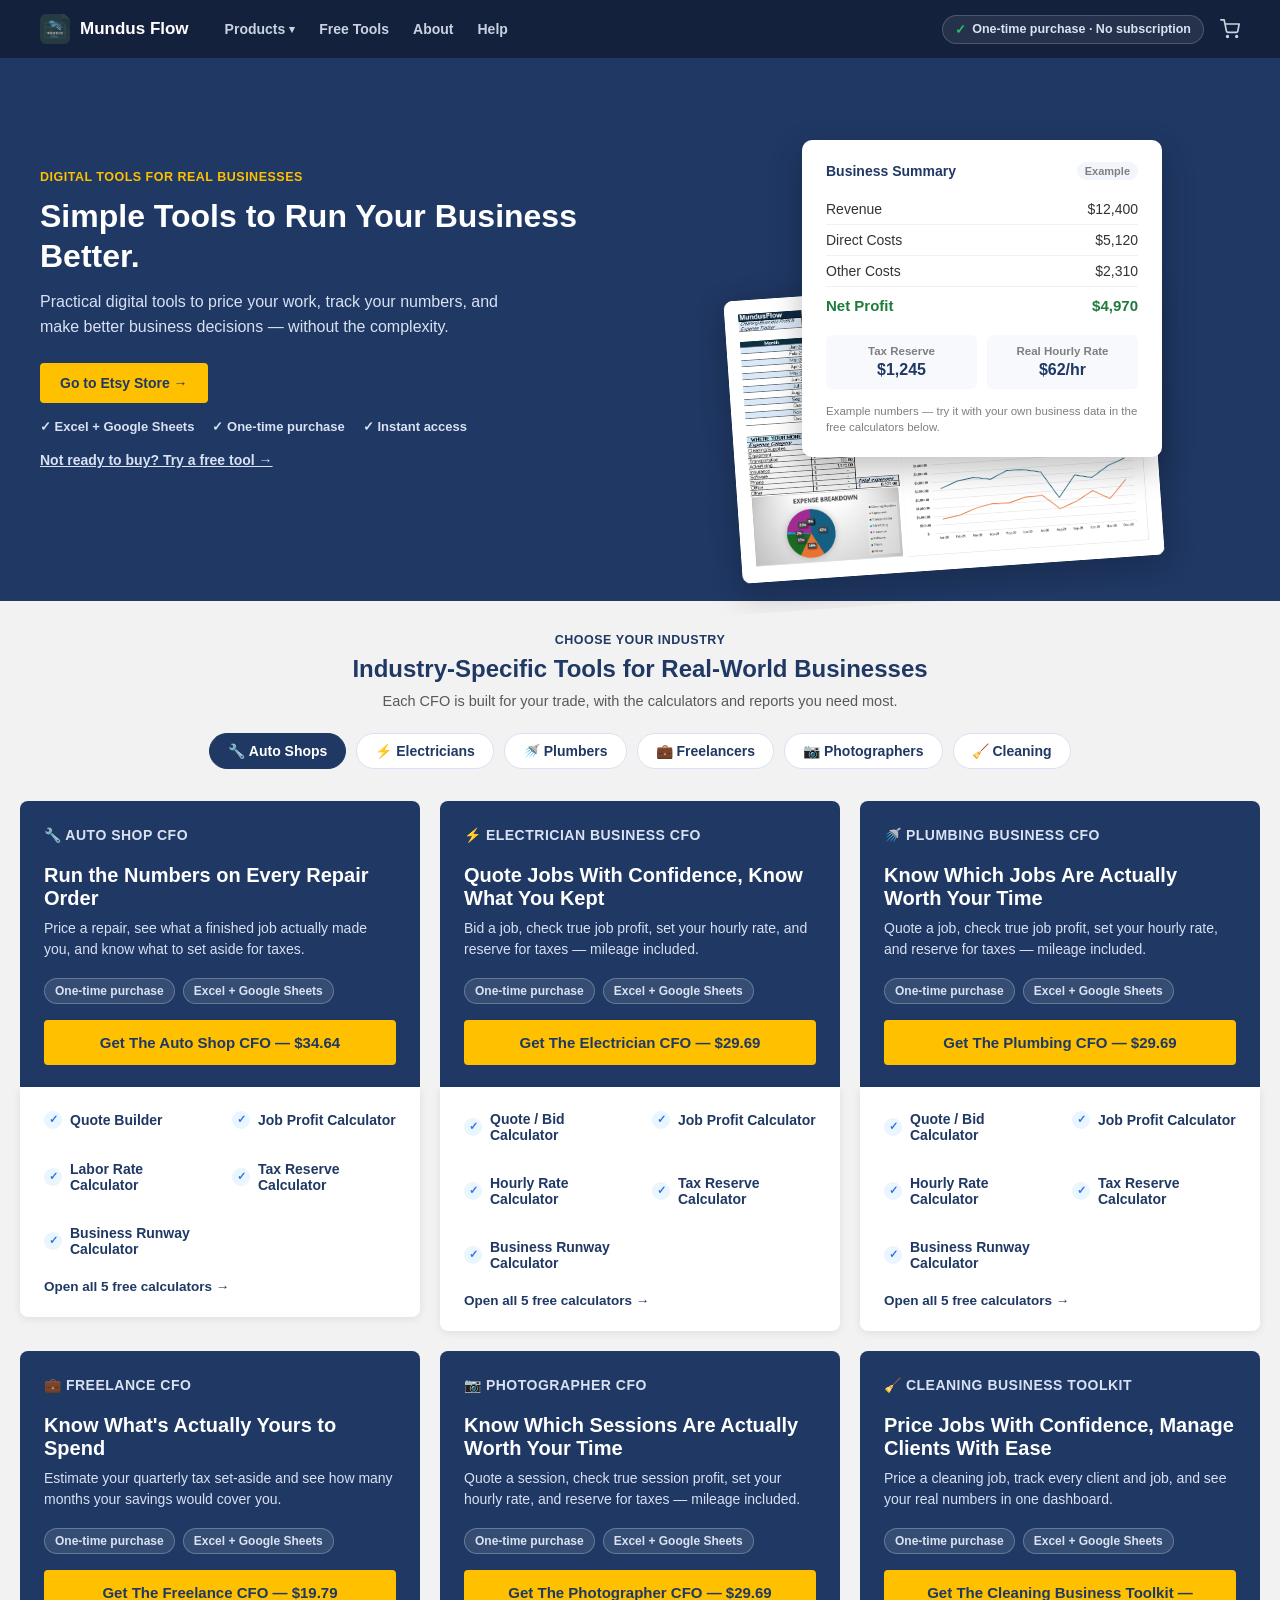
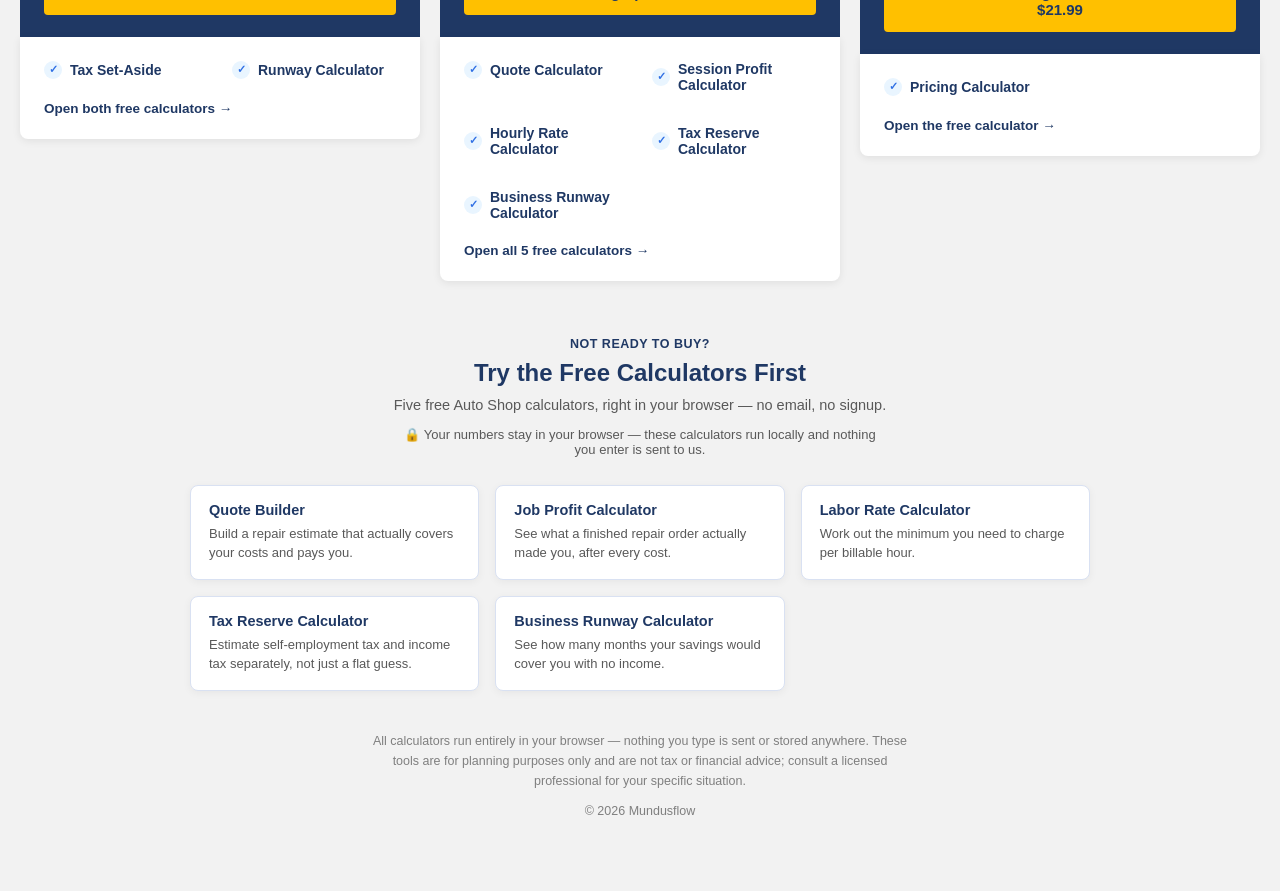
<file: index.html>
<!DOCTYPE html>
<html lang="en">
<head>
  <meta charset="UTF-8">
  <meta name="viewport" content="width=device-width, initial-scale=1.0">
  <title>Mundusflow Digital Tools &mdash; Free Business Calculators</title>

  <!-- Open Graph tags: control how this page looks when shared as a link
       (Slack, iMessage, Facebook, LinkedIn, etc. all read these) -->
  <meta property="og:title" content="Mundusflow Digital Tools">
  <meta property="og:description" content="Free calculators for auto shops, electricians, plumbers, photographers, freelancers, and cleaning businesses &mdash; price jobs, check profit, reserve for taxes, and see your runway. No signup, nothing leaves your browser.">
  <meta property="og:type" content="website">
  <meta property="og:url" content="https://mundusflow.github.io/">

  <link rel="stylesheet" href="style.css?v=12">
</head>
<body>

  <header class="topbar">
    <div class="topbar-inner">
      <a href="https://mundusflow.github.io/" class="topbar-logo">
        <img src="images/mundusflow-logo.png" alt="Mundusflow" class="topbar-logo-img">
        <span class="topbar-logo-text">Mundus Flow</span>
      </a>

      <nav class="topbar-nav">
        <div class="dropdown" id="productsDropdown">
          <button type="button" class="dropdown-toggle" id="productsToggle" aria-expanded="false" aria-haspopup="true">
            Products <span class="caret">&#9662;</span>
          </button>
          <div class="dropdown-menu" id="productsMenu">
            <a href="https://mundusflow.github.io/auto-shop-cfo/">&#128295; Auto Shop CFO</a>
            <a href="https://mundusflow.github.io/electrician-business-cfo/">&#9889; Electrician CFO</a>
            <a href="https://mundusflow.github.io/plumbing-business-cfo/">&#128703; Plumbing CFO</a>
            <a href="https://mundusflow.github.io/freelance-tax-runway-estimator/">&#128188; Freelance CFO</a>
            <a href="https://mundusflow.github.io/photographer-cfo/">&#128247; Photographer CFO</a>
            <a href="https://mundusflow.github.io/cleaning-business-toolkit/">&#129529; Cleaning Business Toolkit</a>
          </div>
        </div>
        <a href="free-tools.html" class="topbar-link">Free Tools</a>
        <a href="about.html" class="topbar-link">About</a>
        <a href="help.html" class="topbar-link">Help</a>
      </nav>

      <div class="topbar-right">
        <span class="topbar-badge"><span class="badge-check">&#10003;</span> One-time purchase &middot; No subscription</span>
        <span class="topbar-cart" aria-hidden="true">
          <svg width="20" height="20" viewBox="0 0 24 24" fill="none" stroke="currentColor" stroke-width="2" stroke-linecap="round" stroke-linejoin="round"><circle cx="9" cy="21" r="1"></circle><circle cx="20" cy="21" r="1"></circle><path d="M1 1h4l2.68 13.39a2 2 0 0 0 2 1.61h9.72a2 2 0 0 0 2-1.61L23 6H6"></path></svg>
        </span>
      </div>
    </div>
  </header>

  <header class="hero">
    <div class="hero-grid">
      <div class="hero-copy">
        <p class="hero-eyebrow">DIGITAL TOOLS FOR REAL BUSINESSES</p>
        <h1>Simple Tools to Run Your Business Better.</h1>
        <p class="subtitle">Practical digital tools to price your work, track your numbers, and make better business decisions &mdash; without the complexity.</p>

        <a href="https://www.etsy.com/shop/MundusFlow" class="cta-button hero-cta" target="_blank" rel="noopener">Go to Etsy Store &rarr;</a>

        <div class="hero-trust-row">
          <span>&#10003; Excel + Google Sheets</span>
          <span>&#10003; One-time purchase</span>
          <span>&#10003; Instant access</span>
        </div>

        <a href="#free-calculators" class="hero-secondary-link">Not ready to buy? Try a free tool &rarr;</a>
      </div>

      <div class="hero-visual">
        <div class="hero-stack">
          <img src="images/hero-stack-1.png?v=3" alt="Real MundusFlow workbook screenshot" class="hero-stack-img hero-stack-img-1">

          <div class="preview-card">
            <p class="preview-card-title">Business Summary <span class="preview-card-tag">Example</span></p>
            <div class="preview-row"><span>Revenue</span><span>$12,400</span></div>
            <div class="preview-row"><span>Direct Costs</span><span>$5,120</span></div>
            <div class="preview-row"><span>Other Costs</span><span>$2,310</span></div>
            <div class="preview-row preview-row-highlight"><span>Net Profit</span><span>$4,970</span></div>

            <div class="preview-stats">
              <div class="preview-stat">
                <p class="preview-stat-label">Tax Reserve</p>
                <p class="preview-stat-value">$1,245</p>
              </div>
              <div class="preview-stat">
                <p class="preview-stat-label">Real Hourly Rate</p>
                <p class="preview-stat-value">$62/hr</p>
              </div>
            </div>

            <p class="preview-card-note">Example numbers &mdash; try it with your own business data in the free calculators below.</p>
          </div>
        </div>
      </div>
    </div>
  </header>

  <div class="page">

    <div class="industry-selector">
      <p class="section-eyebrow">CHOOSE YOUR INDUSTRY</p>
      <h2 class="section-heading">Industry-Specific Tools for Real-World Businesses</h2>
      <p class="section-subheading">Each CFO is built for your trade, with the calculators and reports you need most.</p>

      <div class="industry-pills">
        <a class="industry-pill industry-pill-active" href="https://mundusflow.github.io/auto-shop-cfo/">&#128295; Auto Shops</a>
        <a class="industry-pill" href="https://mundusflow.github.io/electrician-business-cfo/">&#9889; Electricians</a>
        <a class="industry-pill" href="https://mundusflow.github.io/plumbing-business-cfo/">&#128703; Plumbers</a>
        <a class="industry-pill" href="https://mundusflow.github.io/freelance-tax-runway-estimator/">&#128188; Freelancers</a>
        <a class="industry-pill" href="https://mundusflow.github.io/photographer-cfo/">&#128247; Photographers</a>
        <a class="industry-pill" href="https://mundusflow.github.io/cleaning-business-toolkit/">&#129529; Cleaning</a>
      </div>
    </div>

    <div class="niche-grid">

    <section class="niche" id="auto-shop-cfo">
      <div class="niche-banner">
        <p class="niche-eyebrow">&#128295; AUTO SHOP CFO</p>
        <h2>Run the Numbers on Every Repair Order</h2>
        <p>Price a repair, see what a finished job actually made you, and know what to set aside for taxes.</p>
        <div class="niche-meta">
          <span class="niche-badge">One-time purchase</span>
          <span class="niche-badge">Excel + Google Sheets</span>
        </div>
        <a href="https://buy.stripe.com/28E3cufPf3EeeaFfUy8g003" class="cta-button niche-cta" target="_blank" rel="noopener">Get The Auto Shop CFO &mdash; $34.64</a>
      </div>
      <div class="calc-panel">
        <div class="calc-grid">
          <a class="calc-check-item" href="https://mundusflow.github.io/auto-shop-cfo/#quote-builder"><span class="check-icon">&#10003;</span>Quote Builder</a>
          <a class="calc-check-item" href="https://mundusflow.github.io/auto-shop-cfo/#job-profit"><span class="check-icon">&#10003;</span>Job Profit Calculator</a>
          <a class="calc-check-item" href="https://mundusflow.github.io/auto-shop-cfo/#labor-rate"><span class="check-icon">&#10003;</span>Labor Rate Calculator</a>
          <a class="calc-check-item" href="https://mundusflow.github.io/auto-shop-cfo/#tax-reserve"><span class="check-icon">&#10003;</span>Tax Reserve Calculator</a>
          <a class="calc-check-item" href="https://mundusflow.github.io/auto-shop-cfo/#business-runway"><span class="check-icon">&#10003;</span>Business Runway Calculator</a>
        </div>
        <a class="niche-all-link" href="https://mundusflow.github.io/auto-shop-cfo/" target="_blank" rel="noopener">Open all 5 free calculators &rarr;</a>
      </div>
    </section>

    <section class="niche" id="electrician-business-cfo">
      <div class="niche-banner">
        <p class="niche-eyebrow">&#9889; ELECTRICIAN BUSINESS CFO</p>
        <h2>Quote Jobs With Confidence, Know What You Kept</h2>
        <p>Bid a job, check true job profit, set your hourly rate, and reserve for taxes &mdash; mileage included.</p>
        <div class="niche-meta">
          <span class="niche-badge">One-time purchase</span>
          <span class="niche-badge">Excel + Google Sheets</span>
        </div>
        <a href="https://buy.stripe.com/7sY9AS46xeiS4A5gYC8g002" class="cta-button niche-cta" target="_blank" rel="noopener">Get The Electrician CFO &mdash; $29.69</a>
      </div>
      <div class="calc-panel">
        <div class="calc-grid">
          <a class="calc-check-item" href="https://mundusflow.github.io/electrician-business-cfo/#quote-bid"><span class="check-icon">&#10003;</span>Quote / Bid Calculator</a>
          <a class="calc-check-item" href="https://mundusflow.github.io/electrician-business-cfo/#job-profit"><span class="check-icon">&#10003;</span>Job Profit Calculator</a>
          <a class="calc-check-item" href="https://mundusflow.github.io/electrician-business-cfo/#hourly-rate"><span class="check-icon">&#10003;</span>Hourly Rate Calculator</a>
          <a class="calc-check-item" href="https://mundusflow.github.io/electrician-business-cfo/#tax-reserve"><span class="check-icon">&#10003;</span>Tax Reserve Calculator</a>
          <a class="calc-check-item" href="https://mundusflow.github.io/electrician-business-cfo/#business-runway"><span class="check-icon">&#10003;</span>Business Runway Calculator</a>
        </div>
        <a class="niche-all-link" href="https://mundusflow.github.io/electrician-business-cfo/" target="_blank" rel="noopener">Open all 5 free calculators &rarr;</a>
      </div>
    </section>

    <section class="niche" id="plumbing-business-cfo">
      <div class="niche-banner">
        <p class="niche-eyebrow">&#128703; PLUMBING BUSINESS CFO</p>
        <h2>Know Which Jobs Are Actually Worth Your Time</h2>
        <p>Quote a job, check true job profit, set your hourly rate, and reserve for taxes &mdash; mileage included.</p>
        <div class="niche-meta">
          <span class="niche-badge">One-time purchase</span>
          <span class="niche-badge">Excel + Google Sheets</span>
        </div>
        <a href="https://buy.stripe.com/3cIfZg0UlcaKd6B5fU8g004" class="cta-button niche-cta" target="_blank" rel="noopener">Get The Plumbing CFO &mdash; $29.69</a>
      </div>
      <div class="calc-panel">
        <div class="calc-grid">
          <a class="calc-check-item" href="https://mundusflow.github.io/plumbing-business-cfo/#quote-bid"><span class="check-icon">&#10003;</span>Quote / Bid Calculator</a>
          <a class="calc-check-item" href="https://mundusflow.github.io/plumbing-business-cfo/#job-profit"><span class="check-icon">&#10003;</span>Job Profit Calculator</a>
          <a class="calc-check-item" href="https://mundusflow.github.io/plumbing-business-cfo/#hourly-rate"><span class="check-icon">&#10003;</span>Hourly Rate Calculator</a>
          <a class="calc-check-item" href="https://mundusflow.github.io/plumbing-business-cfo/#tax-reserve"><span class="check-icon">&#10003;</span>Tax Reserve Calculator</a>
          <a class="calc-check-item" href="https://mundusflow.github.io/plumbing-business-cfo/#business-runway"><span class="check-icon">&#10003;</span>Business Runway Calculator</a>
        </div>
        <a class="niche-all-link" href="https://mundusflow.github.io/plumbing-business-cfo/" target="_blank" rel="noopener">Open all 5 free calculators &rarr;</a>
      </div>
    </section>

    <section class="niche" id="freelance-cfo">
      <div class="niche-banner">
        <p class="niche-eyebrow">&#128188; FREELANCE CFO</p>
        <h2>Know What's Actually Yours to Spend</h2>
        <p>Estimate your quarterly tax set-aside and see how many months your savings would cover you.</p>
        <div class="niche-meta">
          <span class="niche-badge">One-time purchase</span>
          <span class="niche-badge">Excel + Google Sheets</span>
        </div>
        <a href="https://buy.stripe.com/6oU7sK0Ul2Aa8Ql6jY8g001" class="cta-button niche-cta" target="_blank" rel="noopener">Get The Freelance CFO &mdash; $19.79</a>
      </div>
      <div class="calc-panel">
        <div class="calc-grid">
          <a class="calc-check-item" href="https://mundusflow.github.io/freelance-tax-runway-estimator/#tax-set-aside"><span class="check-icon">&#10003;</span>Tax Set-Aside</a>
          <a class="calc-check-item" href="https://mundusflow.github.io/freelance-tax-runway-estimator/#runway-calculator"><span class="check-icon">&#10003;</span>Runway Calculator</a>
        </div>
        <a class="niche-all-link" href="https://mundusflow.github.io/freelance-tax-runway-estimator/" target="_blank" rel="noopener">Open both free calculators &rarr;</a>
      </div>
    </section>

    <section class="niche" id="photographer-cfo">
      <div class="niche-banner">
        <p class="niche-eyebrow">&#128247; PHOTOGRAPHER CFO</p>
        <h2>Know Which Sessions Are Actually Worth Your Time</h2>
        <p>Quote a session, check true session profit, set your hourly rate, and reserve for taxes &mdash; mileage included.</p>
        <div class="niche-meta">
          <span class="niche-badge">One-time purchase</span>
          <span class="niche-badge">Excel + Google Sheets</span>
        </div>
        <a href="https://buy.stripe.com/3cIdR846xb6GfeJdMq8g005" class="cta-button niche-cta" target="_blank" rel="noopener">Get The Photographer CFO &mdash; $29.69</a>
      </div>
      <div class="calc-panel">
        <div class="calc-grid">
          <a class="calc-check-item" href="https://mundusflow.github.io/photographer-cfo/#quote-calculator"><span class="check-icon">&#10003;</span>Quote Calculator</a>
          <a class="calc-check-item" href="https://mundusflow.github.io/photographer-cfo/#session-profit"><span class="check-icon">&#10003;</span>Session Profit Calculator</a>
          <a class="calc-check-item" href="https://mundusflow.github.io/photographer-cfo/#hourly-rate"><span class="check-icon">&#10003;</span>Hourly Rate Calculator</a>
          <a class="calc-check-item" href="https://mundusflow.github.io/photographer-cfo/#tax-reserve"><span class="check-icon">&#10003;</span>Tax Reserve Calculator</a>
          <a class="calc-check-item" href="https://mundusflow.github.io/photographer-cfo/#business-runway"><span class="check-icon">&#10003;</span>Business Runway Calculator</a>
        </div>
        <a class="niche-all-link" href="https://mundusflow.github.io/photographer-cfo/" target="_blank" rel="noopener">Open all 5 free calculators &rarr;</a>
      </div>
    </section>

    <section class="niche" id="cleaning-business-toolkit">
      <div class="niche-banner">
        <p class="niche-eyebrow">&#129529; CLEANING BUSINESS TOOLKIT</p>
        <h2>Price Jobs With Confidence, Manage Clients With Ease</h2>
        <p>Price a cleaning job, track every client and job, and see your real numbers in one dashboard.</p>
        <div class="niche-meta">
          <span class="niche-badge">One-time purchase</span>
          <span class="niche-badge">Excel + Google Sheets</span>
        </div>
        <a href="https://buy.stripe.com/4gMeVccD3deOeaF5fU8g006" class="cta-button niche-cta" target="_blank" rel="noopener">Get The Cleaning Business Toolkit &mdash; $21.99</a>
      </div>
      <div class="calc-panel">
        <div class="calc-grid">
          <a class="calc-check-item" href="https://mundusflow.github.io/cleaning-business-toolkit/#pricing-calculator"><span class="check-icon">&#10003;</span>Pricing Calculator</a>
        </div>
        <a class="niche-all-link" href="https://mundusflow.github.io/cleaning-business-toolkit/" target="_blank" rel="noopener">Open the free calculator &rarr;</a>
      </div>
    </section>

    </div>

    <div class="free-calculators" id="free-calculators">
      <p class="section-eyebrow">NOT READY TO BUY?</p>
      <h2 class="section-heading">Try the Free Calculators First</h2>
      <p class="section-subheading">Five free Auto Shop calculators, right in your browser &mdash; no email, no signup.</p>
      <p class="privacy-line">&#128274; Your numbers stay in your browser &mdash; these calculators run locally and nothing you enter is sent to us.</p>

      <div class="free-calc-grid">
        <a class="free-calc-item" href="https://mundusflow.github.io/auto-shop-cfo/#quote-builder">
          <p class="free-calc-name">Quote Builder</p>
          <p class="free-calc-desc">Build a repair estimate that actually covers your costs and pays you.</p>
        </a>
        <a class="free-calc-item" href="https://mundusflow.github.io/auto-shop-cfo/#job-profit">
          <p class="free-calc-name">Job Profit Calculator</p>
          <p class="free-calc-desc">See what a finished repair order actually made you, after every cost.</p>
        </a>
        <a class="free-calc-item" href="https://mundusflow.github.io/auto-shop-cfo/#labor-rate">
          <p class="free-calc-name">Labor Rate Calculator</p>
          <p class="free-calc-desc">Work out the minimum you need to charge per billable hour.</p>
        </a>
        <a class="free-calc-item" href="https://mundusflow.github.io/auto-shop-cfo/#tax-reserve">
          <p class="free-calc-name">Tax Reserve Calculator</p>
          <p class="free-calc-desc">Estimate self-employment tax and income tax separately, not just a flat guess.</p>
        </a>
        <a class="free-calc-item" href="https://mundusflow.github.io/auto-shop-cfo/#business-runway">
          <p class="free-calc-name">Business Runway Calculator</p>
          <p class="free-calc-desc">See how many months your savings would cover you with no income.</p>
        </a>
      </div>
    </div>

    <div class="footer">
      <p>All calculators run entirely in your browser &mdash; nothing you type is sent or stored anywhere. These tools are for planning purposes only and are not tax or financial advice; consult a licensed professional for your specific situation.</p>
      <p>&copy; <span id="year"></span> Mundusflow</p>
    </div>

  </div>

  <script>
    document.getElementById('year').textContent = new Date().getFullYear();

    (function () {
      var wrap = document.getElementById('productsDropdown');
      var toggle = document.getElementById('productsToggle');
      if (!wrap || !toggle) return;

      function closeMenu() {
        wrap.classList.remove('open');
        toggle.setAttribute('aria-expanded', 'false');
      }

      toggle.addEventListener('click', function (e) {
        e.stopPropagation();
        var isOpen = wrap.classList.toggle('open');
        toggle.setAttribute('aria-expanded', isOpen ? 'true' : 'false');
      });

      document.addEventListener('click', function (e) {
        if (!wrap.contains(e.target)) closeMenu();
      });

      document.addEventListener('keydown', function (e) {
        if (e.key === 'Escape') closeMenu();
      });
    })();
  </script>
</body>
</html>
</file>
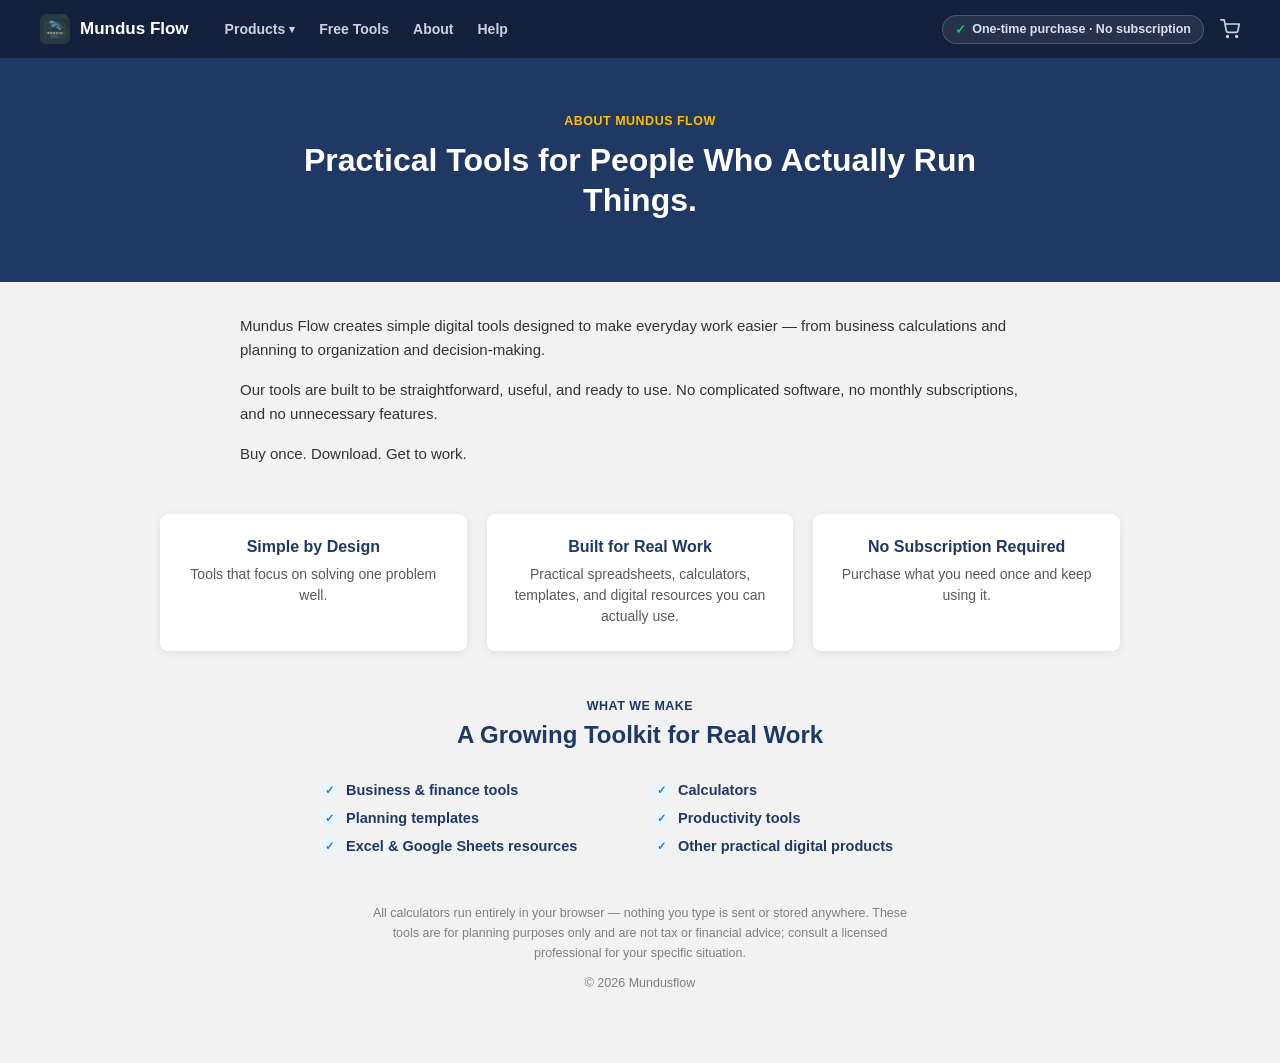
<file: about.html>
<!DOCTYPE html>
<html lang="en">
<head>
  <meta charset="UTF-8">
  <meta name="viewport" content="width=device-width, initial-scale=1.0">
  <title>About Mundus Flow</title>

  <meta property="og:title" content="About Mundus Flow">
  <meta property="og:description" content="Mundus Flow creates simple, practical digital tools for businesses, freelancers, tradespeople, and creators. Buy once, download, get to work.">
  <meta property="og:type" content="website">
  <meta property="og:url" content="https://mundusflow.github.io/about.html">

  <link rel="stylesheet" href="style.css?v=12">
</head>
<body>

  <header class="topbar">
    <div class="topbar-inner">
      <a href="https://mundusflow.github.io/" class="topbar-logo">
        <img src="images/mundusflow-logo.png" alt="Mundusflow" class="topbar-logo-img">
        <span class="topbar-logo-text">Mundus Flow</span>
      </a>

      <nav class="topbar-nav">
        <div class="dropdown" id="productsDropdown">
          <button type="button" class="dropdown-toggle" id="productsToggle" aria-expanded="false" aria-haspopup="true">
            Products <span class="caret">&#9662;</span>
          </button>
          <div class="dropdown-menu" id="productsMenu">
            <a href="https://mundusflow.github.io/auto-shop-cfo/">&#128295; Auto Shop CFO</a>
            <a href="https://mundusflow.github.io/electrician-business-cfo/">&#9889; Electrician CFO</a>
            <a href="https://mundusflow.github.io/plumbing-business-cfo/">&#128703; Plumbing CFO</a>
            <a href="https://mundusflow.github.io/freelance-tax-runway-estimator/">&#128188; Freelance CFO</a>
            <a href="https://mundusflow.github.io/photographer-cfo/">&#128247; Photographer CFO</a>
            <a href="https://mundusflow.github.io/cleaning-business-toolkit/">&#129529; Cleaning Business Toolkit</a>
          </div>
        </div>
        <a href="free-tools.html" class="topbar-link">Free Tools</a>
        <a href="about.html" class="topbar-link">About</a>
        <a href="help.html" class="topbar-link">Help</a>
      </nav>

      <div class="topbar-right">
        <span class="topbar-badge"><span class="badge-check">&#10003;</span> One-time purchase &middot; No subscription</span>
        <span class="topbar-cart" aria-hidden="true">
          <svg width="20" height="20" viewBox="0 0 24 24" fill="none" stroke="currentColor" stroke-width="2" stroke-linecap="round" stroke-linejoin="round"><circle cx="9" cy="21" r="1"></circle><circle cx="20" cy="21" r="1"></circle><path d="M1 1h4l2.68 13.39a2 2 0 0 0 2 1.61h9.72a2 2 0 0 0 2-1.61L23 6H6"></path></svg>
        </span>
      </div>
    </div>
  </header>

  <header class="page-hero">
    <div class="page-hero-inner">
      <p class="hero-eyebrow">ABOUT MUNDUS FLOW</p>
      <h1>Practical Tools for People Who Actually Run Things.</h1>
    </div>
  </header>

  <div class="page">

    <div class="content-section">
      <p>Mundus Flow creates simple digital tools designed to make everyday work easier &mdash; from business calculations and planning to organization and decision-making.</p>
      <p>Our tools are built to be straightforward, useful, and ready to use. No complicated software, no monthly subscriptions, and no unnecessary features.</p>
      <p>Buy once. Download. Get to work.</p>
    </div>

    <div class="feature-grid">
      <div class="feature-card">
        <h3>Simple by Design</h3>
        <p>Tools that focus on solving one problem well.</p>
      </div>
      <div class="feature-card">
        <h3>Built for Real Work</h3>
        <p>Practical spreadsheets, calculators, templates, and digital resources you can actually use.</p>
      </div>
      <div class="feature-card">
        <h3>No Subscription Required</h3>
        <p>Purchase what you need once and keep using it.</p>
      </div>
    </div>

    <div class="industry-selector">
      <p class="section-eyebrow">WHAT WE MAKE</p>
      <h2 class="section-heading">A Growing Toolkit for Real Work</h2>
    </div>

    <div class="make-grid">
      <div class="make-item"><span class="check-icon">&#10003;</span>Business &amp; finance tools</div>
      <div class="make-item"><span class="check-icon">&#10003;</span>Calculators</div>
      <div class="make-item"><span class="check-icon">&#10003;</span>Planning templates</div>
      <div class="make-item"><span class="check-icon">&#10003;</span>Productivity tools</div>
      <div class="make-item"><span class="check-icon">&#10003;</span>Excel &amp; Google Sheets resources</div>
      <div class="make-item"><span class="check-icon">&#10003;</span>Other practical digital products</div>
    </div>

    <div class="footer">
      <p>All calculators run entirely in your browser &mdash; nothing you type is sent or stored anywhere. These tools are for planning purposes only and are not tax or financial advice; consult a licensed professional for your specific situation.</p>
      <p>&copy; <span id="year"></span> Mundusflow</p>
    </div>

  </div>

  <script>
    document.getElementById('year').textContent = new Date().getFullYear();

    (function () {
      var wrap = document.getElementById('productsDropdown');
      var toggle = document.getElementById('productsToggle');
      if (!wrap || !toggle) return;

      function closeMenu() {
        wrap.classList.remove('open');
        toggle.setAttribute('aria-expanded', 'false');
      }

      toggle.addEventListener('click', function (e) {
        e.stopPropagation();
        var isOpen = wrap.classList.toggle('open');
        toggle.setAttribute('aria-expanded', isOpen ? 'true' : 'false');
      });

      document.addEventListener('click', function (e) {
        if (!wrap.contains(e.target)) closeMenu();
      });

      document.addEventListener('keydown', function (e) {
        if (e.key === 'Escape') closeMenu();
      });
    })();
  </script>
</body>
</html>
</file>
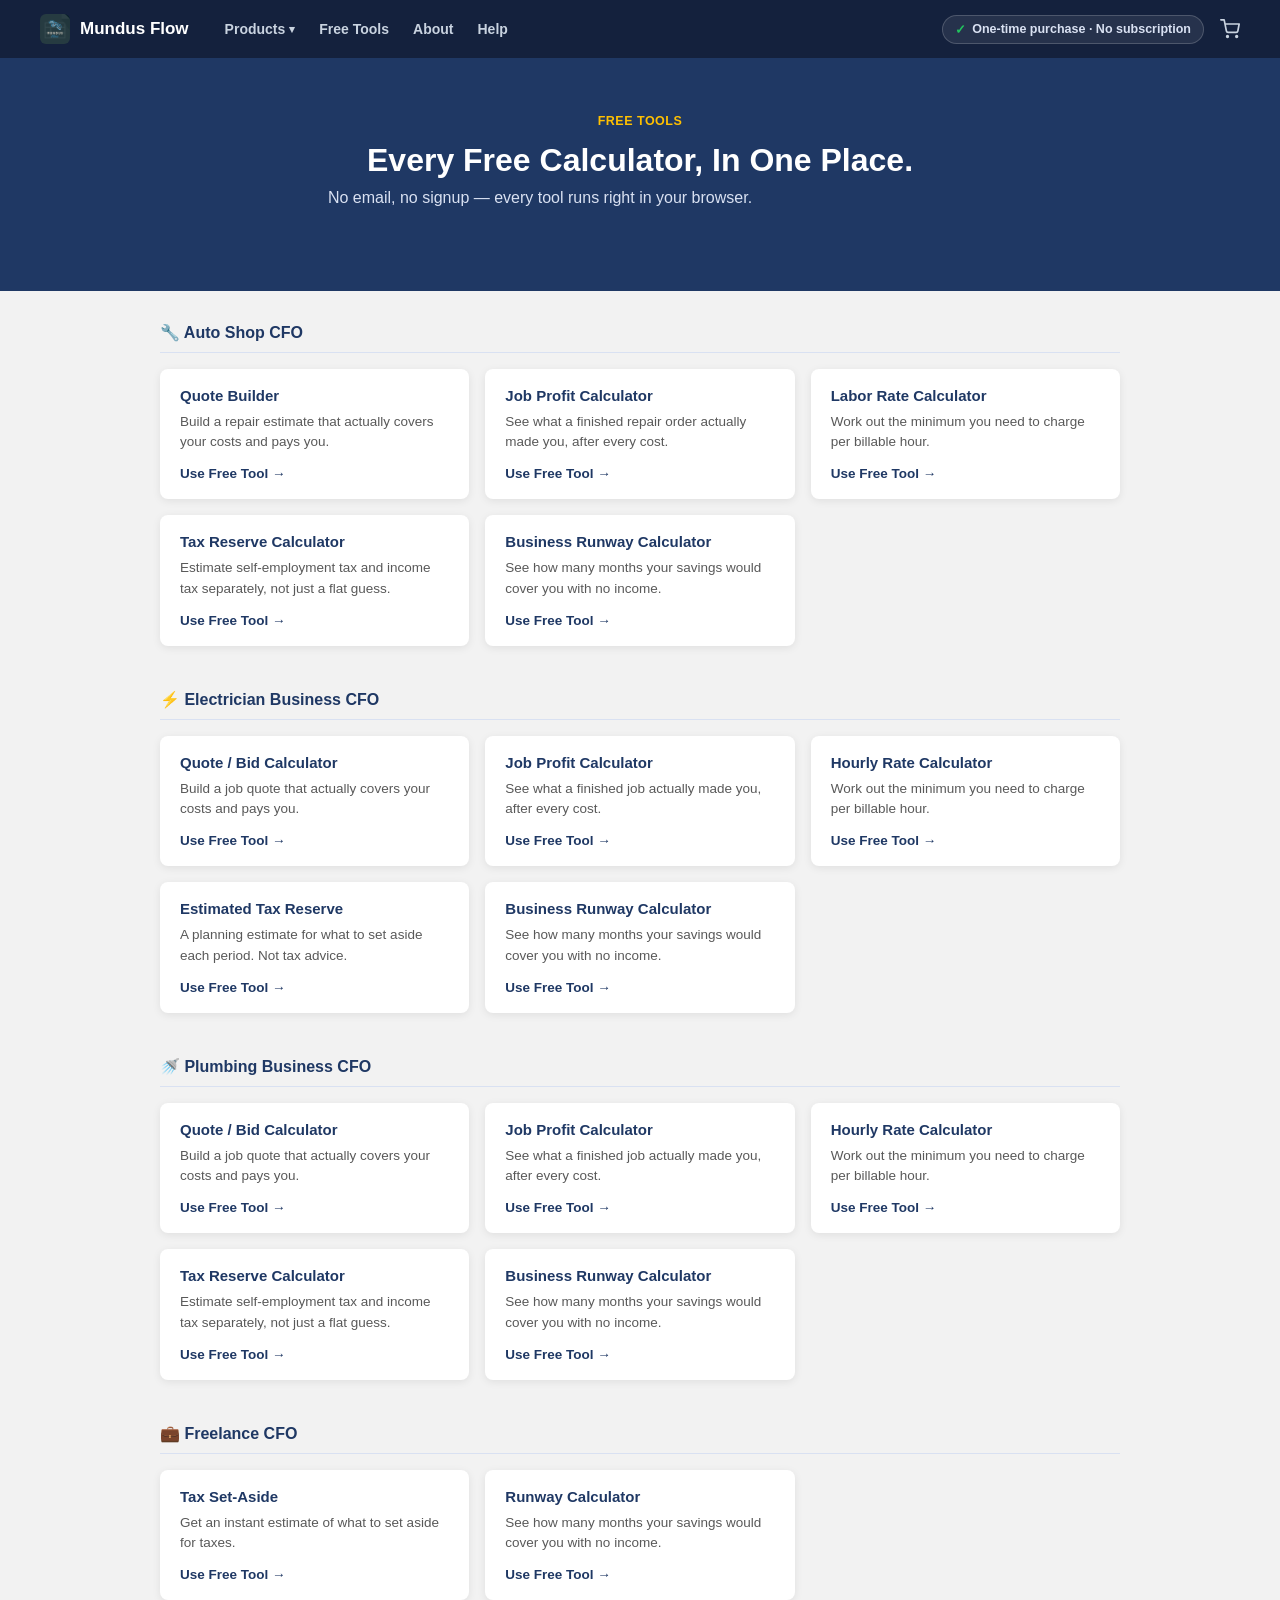
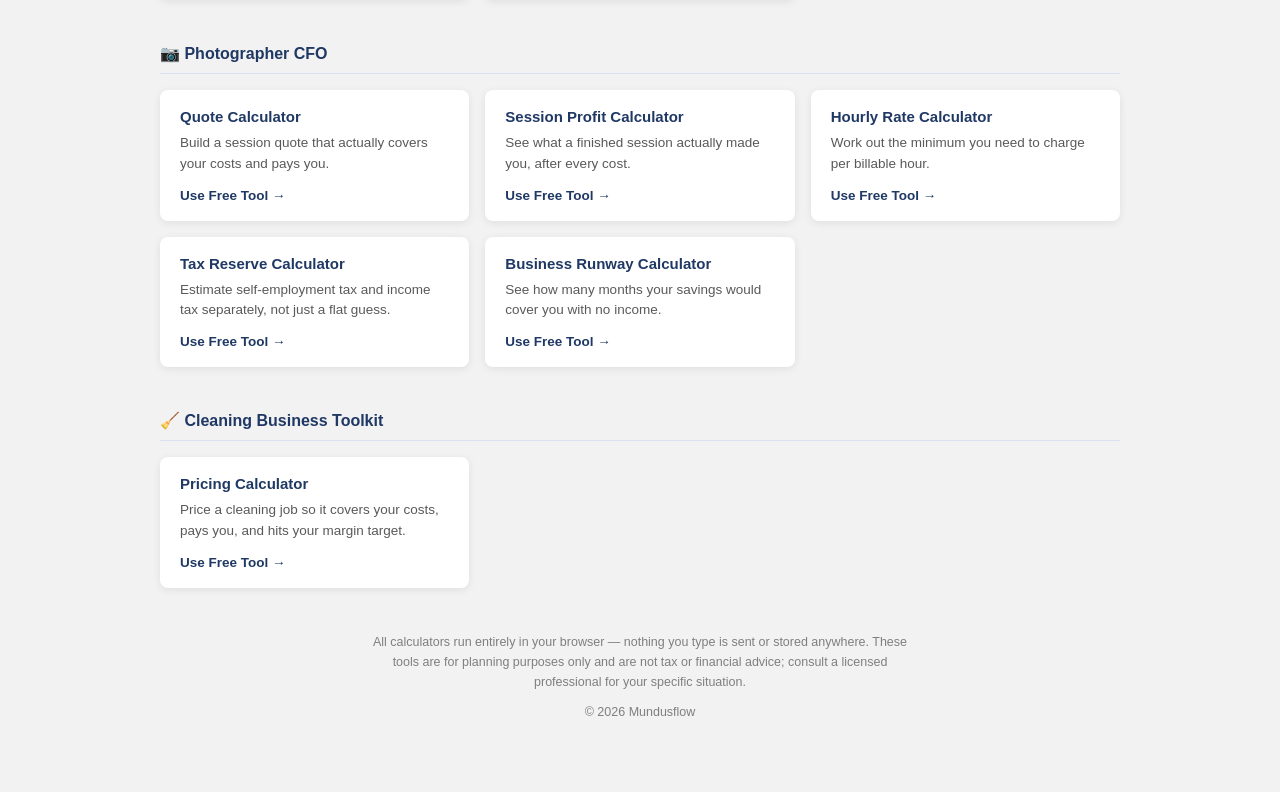
<file: free-tools.html>
<!DOCTYPE html>
<html lang="en">
<head>
  <meta charset="UTF-8">
  <meta name="viewport" content="width=device-width, initial-scale=1.0">
  <title>Free Tools &mdash; Mundus Flow</title>

  <meta property="og:title" content="Free Business Tools from Mundus Flow">
  <meta property="og:description" content="Every free calculator from Mundus Flow in one place &mdash; quoting, job profit, hourly rate, tax reserve, and runway tools for auto shops, electricians, plumbers, freelancers, photographers, and cleaning businesses.">
  <meta property="og:type" content="website">
  <meta property="og:url" content="https://mundusflow.github.io/free-tools.html">

  <link rel="stylesheet" href="style.css?v=12">
</head>
<body>

  <header class="topbar">
    <div class="topbar-inner">
      <a href="https://mundusflow.github.io/" class="topbar-logo">
        <img src="images/mundusflow-logo.png" alt="Mundusflow" class="topbar-logo-img">
        <span class="topbar-logo-text">Mundus Flow</span>
      </a>

      <nav class="topbar-nav">
        <div class="dropdown" id="productsDropdown">
          <button type="button" class="dropdown-toggle" id="productsToggle" aria-expanded="false" aria-haspopup="true">
            Products <span class="caret">&#9662;</span>
          </button>
          <div class="dropdown-menu" id="productsMenu">
            <a href="https://mundusflow.github.io/auto-shop-cfo/">&#128295; Auto Shop CFO</a>
            <a href="https://mundusflow.github.io/electrician-business-cfo/">&#9889; Electrician CFO</a>
            <a href="https://mundusflow.github.io/plumbing-business-cfo/">&#128703; Plumbing CFO</a>
            <a href="https://mundusflow.github.io/freelance-tax-runway-estimator/">&#128188; Freelance CFO</a>
            <a href="https://mundusflow.github.io/photographer-cfo/">&#128247; Photographer CFO</a>
            <a href="https://mundusflow.github.io/cleaning-business-toolkit/">&#129529; Cleaning Business Toolkit</a>
          </div>
        </div>
        <a href="free-tools.html" class="topbar-link">Free Tools</a>
        <a href="about.html" class="topbar-link">About</a>
        <a href="help.html" class="topbar-link">Help</a>
      </nav>

      <div class="topbar-right">
        <span class="topbar-badge"><span class="badge-check">&#10003;</span> One-time purchase &middot; No subscription</span>
        <span class="topbar-cart" aria-hidden="true">
          <svg width="20" height="20" viewBox="0 0 24 24" fill="none" stroke="currentColor" stroke-width="2" stroke-linecap="round" stroke-linejoin="round"><circle cx="9" cy="21" r="1"></circle><circle cx="20" cy="21" r="1"></circle><path d="M1 1h4l2.68 13.39a2 2 0 0 0 2 1.61h9.72a2 2 0 0 0 2-1.61L23 6H6"></path></svg>
        </span>
      </div>
    </div>
  </header>

  <header class="page-hero">
    <div class="page-hero-inner">
      <p class="hero-eyebrow">FREE TOOLS</p>
      <h1>Every Free Calculator, In One Place.</h1>
      <p class="subtitle">No email, no signup &mdash; every tool runs right in your browser.</p>
    </div>
  </header>

  <div class="page">

    <div class="tool-group">
      <p class="tool-group-title">&#128295; Auto Shop CFO</p>
      <div class="tool-card-grid">
        <div class="tool-card">
          <p class="tool-card-name">Quote Builder</p>
          <p class="tool-card-desc">Build a repair estimate that actually covers your costs and pays you.</p>
          <a class="tool-card-link" href="https://mundusflow.github.io/auto-shop-cfo/#quote-builder">Use Free Tool &rarr;</a>
        </div>
        <div class="tool-card">
          <p class="tool-card-name">Job Profit Calculator</p>
          <p class="tool-card-desc">See what a finished repair order actually made you, after every cost.</p>
          <a class="tool-card-link" href="https://mundusflow.github.io/auto-shop-cfo/#job-profit">Use Free Tool &rarr;</a>
        </div>
        <div class="tool-card">
          <p class="tool-card-name">Labor Rate Calculator</p>
          <p class="tool-card-desc">Work out the minimum you need to charge per billable hour.</p>
          <a class="tool-card-link" href="https://mundusflow.github.io/auto-shop-cfo/#labor-rate">Use Free Tool &rarr;</a>
        </div>
        <div class="tool-card">
          <p class="tool-card-name">Tax Reserve Calculator</p>
          <p class="tool-card-desc">Estimate self-employment tax and income tax separately, not just a flat guess.</p>
          <a class="tool-card-link" href="https://mundusflow.github.io/auto-shop-cfo/#tax-reserve">Use Free Tool &rarr;</a>
        </div>
        <div class="tool-card">
          <p class="tool-card-name">Business Runway Calculator</p>
          <p class="tool-card-desc">See how many months your savings would cover you with no income.</p>
          <a class="tool-card-link" href="https://mundusflow.github.io/auto-shop-cfo/#business-runway">Use Free Tool &rarr;</a>
        </div>
      </div>
    </div>

    <div class="tool-group">
      <p class="tool-group-title">&#9889; Electrician Business CFO</p>
      <div class="tool-card-grid">
        <div class="tool-card">
          <p class="tool-card-name">Quote / Bid Calculator</p>
          <p class="tool-card-desc">Build a job quote that actually covers your costs and pays you.</p>
          <a class="tool-card-link" href="https://mundusflow.github.io/electrician-business-cfo/#quote-bid">Use Free Tool &rarr;</a>
        </div>
        <div class="tool-card">
          <p class="tool-card-name">Job Profit Calculator</p>
          <p class="tool-card-desc">See what a finished job actually made you, after every cost.</p>
          <a class="tool-card-link" href="https://mundusflow.github.io/electrician-business-cfo/#job-profit">Use Free Tool &rarr;</a>
        </div>
        <div class="tool-card">
          <p class="tool-card-name">Hourly Rate Calculator</p>
          <p class="tool-card-desc">Work out the minimum you need to charge per billable hour.</p>
          <a class="tool-card-link" href="https://mundusflow.github.io/electrician-business-cfo/#hourly-rate">Use Free Tool &rarr;</a>
        </div>
        <div class="tool-card">
          <p class="tool-card-name">Estimated Tax Reserve</p>
          <p class="tool-card-desc">A planning estimate for what to set aside each period. Not tax advice.</p>
          <a class="tool-card-link" href="https://mundusflow.github.io/electrician-business-cfo/#tax-reserve">Use Free Tool &rarr;</a>
        </div>
        <div class="tool-card">
          <p class="tool-card-name">Business Runway Calculator</p>
          <p class="tool-card-desc">See how many months your savings would cover you with no income.</p>
          <a class="tool-card-link" href="https://mundusflow.github.io/electrician-business-cfo/#business-runway">Use Free Tool &rarr;</a>
        </div>
      </div>
    </div>

    <div class="tool-group">
      <p class="tool-group-title">&#128703; Plumbing Business CFO</p>
      <div class="tool-card-grid">
        <div class="tool-card">
          <p class="tool-card-name">Quote / Bid Calculator</p>
          <p class="tool-card-desc">Build a job quote that actually covers your costs and pays you.</p>
          <a class="tool-card-link" href="https://mundusflow.github.io/plumbing-business-cfo/#quote-bid">Use Free Tool &rarr;</a>
        </div>
        <div class="tool-card">
          <p class="tool-card-name">Job Profit Calculator</p>
          <p class="tool-card-desc">See what a finished job actually made you, after every cost.</p>
          <a class="tool-card-link" href="https://mundusflow.github.io/plumbing-business-cfo/#job-profit">Use Free Tool &rarr;</a>
        </div>
        <div class="tool-card">
          <p class="tool-card-name">Hourly Rate Calculator</p>
          <p class="tool-card-desc">Work out the minimum you need to charge per billable hour.</p>
          <a class="tool-card-link" href="https://mundusflow.github.io/plumbing-business-cfo/#hourly-rate">Use Free Tool &rarr;</a>
        </div>
        <div class="tool-card">
          <p class="tool-card-name">Tax Reserve Calculator</p>
          <p class="tool-card-desc">Estimate self-employment tax and income tax separately, not just a flat guess.</p>
          <a class="tool-card-link" href="https://mundusflow.github.io/plumbing-business-cfo/#tax-reserve">Use Free Tool &rarr;</a>
        </div>
        <div class="tool-card">
          <p class="tool-card-name">Business Runway Calculator</p>
          <p class="tool-card-desc">See how many months your savings would cover you with no income.</p>
          <a class="tool-card-link" href="https://mundusflow.github.io/plumbing-business-cfo/#business-runway">Use Free Tool &rarr;</a>
        </div>
      </div>
    </div>

    <div class="tool-group">
      <p class="tool-group-title">&#128188; Freelance CFO</p>
      <div class="tool-card-grid">
        <div class="tool-card">
          <p class="tool-card-name">Tax Set-Aside</p>
          <p class="tool-card-desc">Get an instant estimate of what to set aside for taxes.</p>
          <a class="tool-card-link" href="https://mundusflow.github.io/freelance-tax-runway-estimator/#tax-set-aside">Use Free Tool &rarr;</a>
        </div>
        <div class="tool-card">
          <p class="tool-card-name">Runway Calculator</p>
          <p class="tool-card-desc">See how many months your savings would cover you with no income.</p>
          <a class="tool-card-link" href="https://mundusflow.github.io/freelance-tax-runway-estimator/#runway-calculator">Use Free Tool &rarr;</a>
        </div>
      </div>
    </div>

    <div class="tool-group">
      <p class="tool-group-title">&#128247; Photographer CFO</p>
      <div class="tool-card-grid">
        <div class="tool-card">
          <p class="tool-card-name">Quote Calculator</p>
          <p class="tool-card-desc">Build a session quote that actually covers your costs and pays you.</p>
          <a class="tool-card-link" href="https://mundusflow.github.io/photographer-cfo/#quote-calculator">Use Free Tool &rarr;</a>
        </div>
        <div class="tool-card">
          <p class="tool-card-name">Session Profit Calculator</p>
          <p class="tool-card-desc">See what a finished session actually made you, after every cost.</p>
          <a class="tool-card-link" href="https://mundusflow.github.io/photographer-cfo/#session-profit">Use Free Tool &rarr;</a>
        </div>
        <div class="tool-card">
          <p class="tool-card-name">Hourly Rate Calculator</p>
          <p class="tool-card-desc">Work out the minimum you need to charge per billable hour.</p>
          <a class="tool-card-link" href="https://mundusflow.github.io/photographer-cfo/#hourly-rate">Use Free Tool &rarr;</a>
        </div>
        <div class="tool-card">
          <p class="tool-card-name">Tax Reserve Calculator</p>
          <p class="tool-card-desc">Estimate self-employment tax and income tax separately, not just a flat guess.</p>
          <a class="tool-card-link" href="https://mundusflow.github.io/photographer-cfo/#tax-reserve">Use Free Tool &rarr;</a>
        </div>
        <div class="tool-card">
          <p class="tool-card-name">Business Runway Calculator</p>
          <p class="tool-card-desc">See how many months your savings would cover you with no income.</p>
          <a class="tool-card-link" href="https://mundusflow.github.io/photographer-cfo/#business-runway">Use Free Tool &rarr;</a>
        </div>
      </div>
    </div>

    <div class="tool-group">
      <p class="tool-group-title">&#129529; Cleaning Business Toolkit</p>
      <div class="tool-card-grid">
        <div class="tool-card">
          <p class="tool-card-name">Pricing Calculator</p>
          <p class="tool-card-desc">Price a cleaning job so it covers your costs, pays you, and hits your margin target.</p>
          <a class="tool-card-link" href="https://mundusflow.github.io/cleaning-business-toolkit/#pricing-calculator">Use Free Tool &rarr;</a>
        </div>
      </div>
    </div>

    <div class="footer">
      <p>All calculators run entirely in your browser &mdash; nothing you type is sent or stored anywhere. These tools are for planning purposes only and are not tax or financial advice; consult a licensed professional for your specific situation.</p>
      <p>&copy; <span id="year"></span> Mundusflow</p>
    </div>

  </div>

  <script>
    document.getElementById('year').textContent = new Date().getFullYear();

    (function () {
      var wrap = document.getElementById('productsDropdown');
      var toggle = document.getElementById('productsToggle');
      if (!wrap || !toggle) return;

      function closeMenu() {
        wrap.classList.remove('open');
        toggle.setAttribute('aria-expanded', 'false');
      }

      toggle.addEventListener('click', function (e) {
        e.stopPropagation();
        var isOpen = wrap.classList.toggle('open');
        toggle.setAttribute('aria-expanded', isOpen ? 'true' : 'false');
      });

      document.addEventListener('click', function (e) {
        if (!wrap.contains(e.target)) closeMenu();
      });

      document.addEventListener('keydown', function (e) {
        if (e.key === 'Escape') closeMenu();
      });
    })();
  </script>
</body>
</html>
</file>
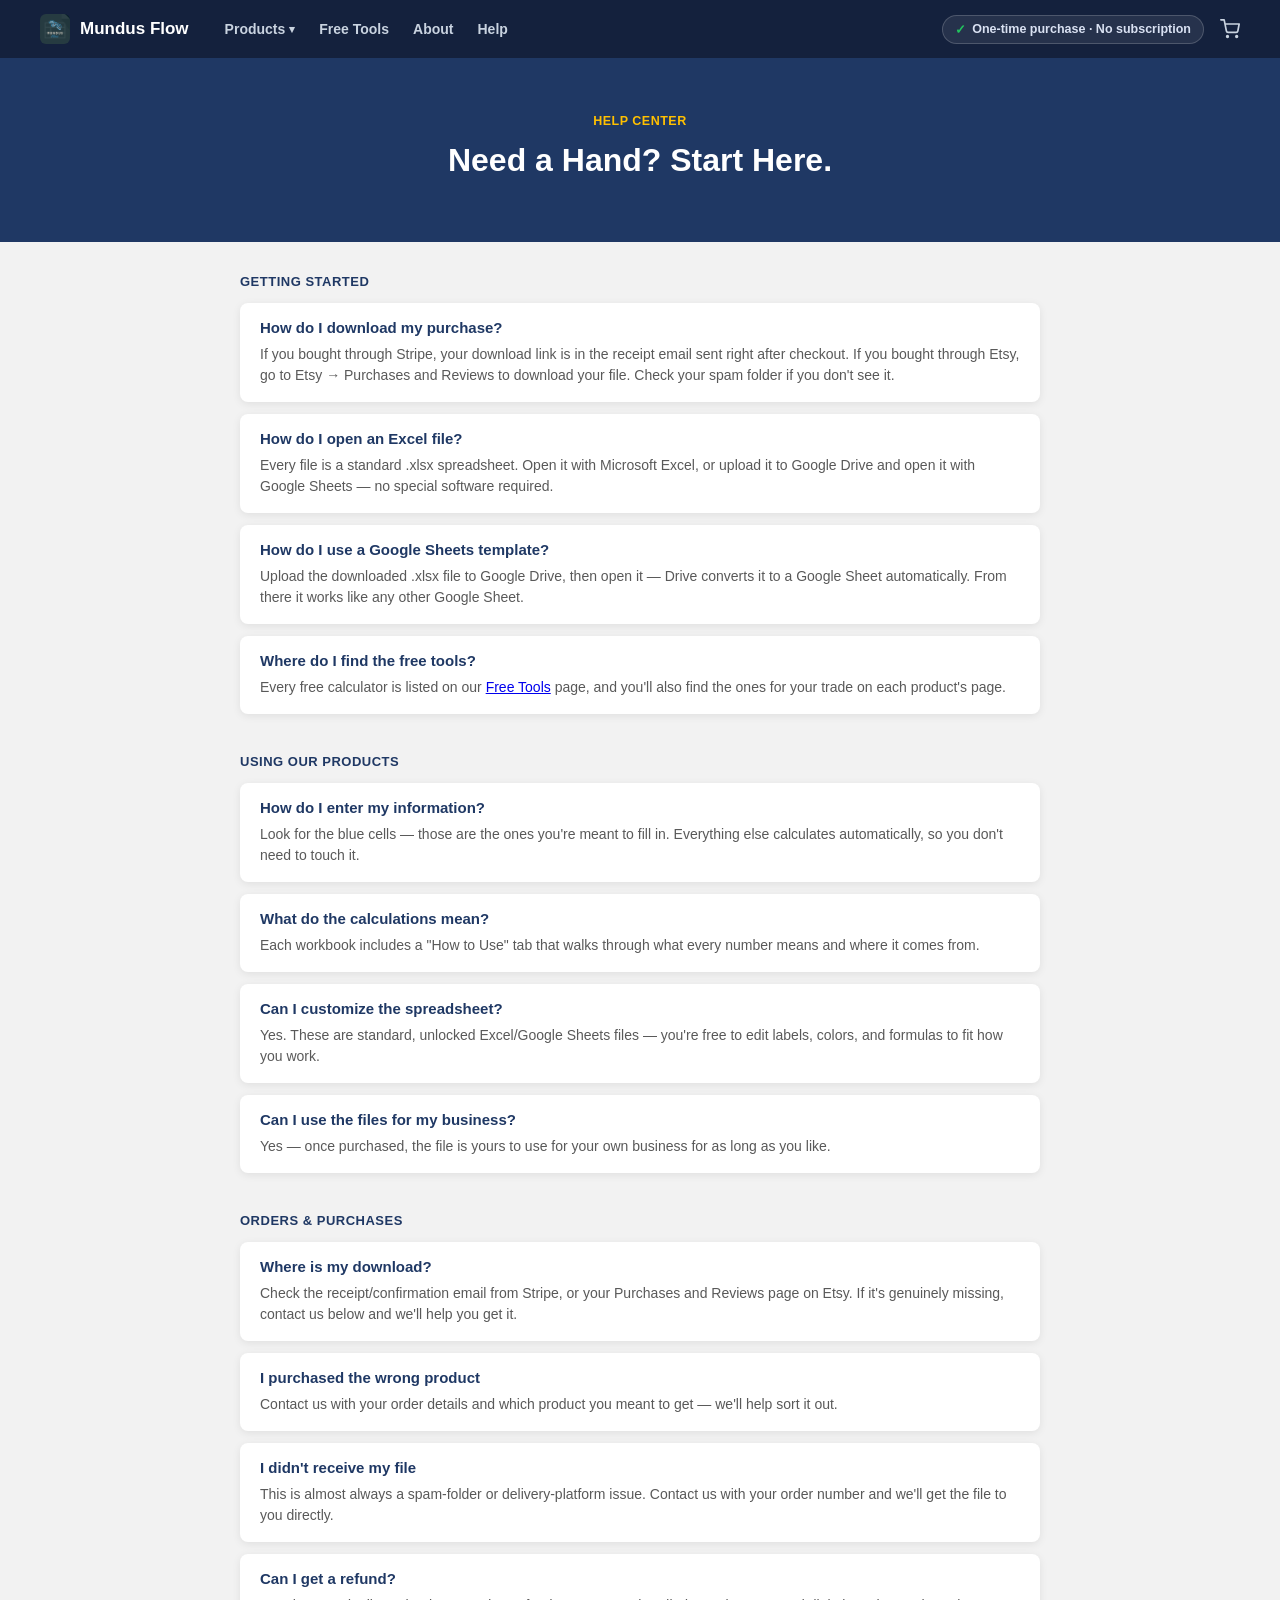
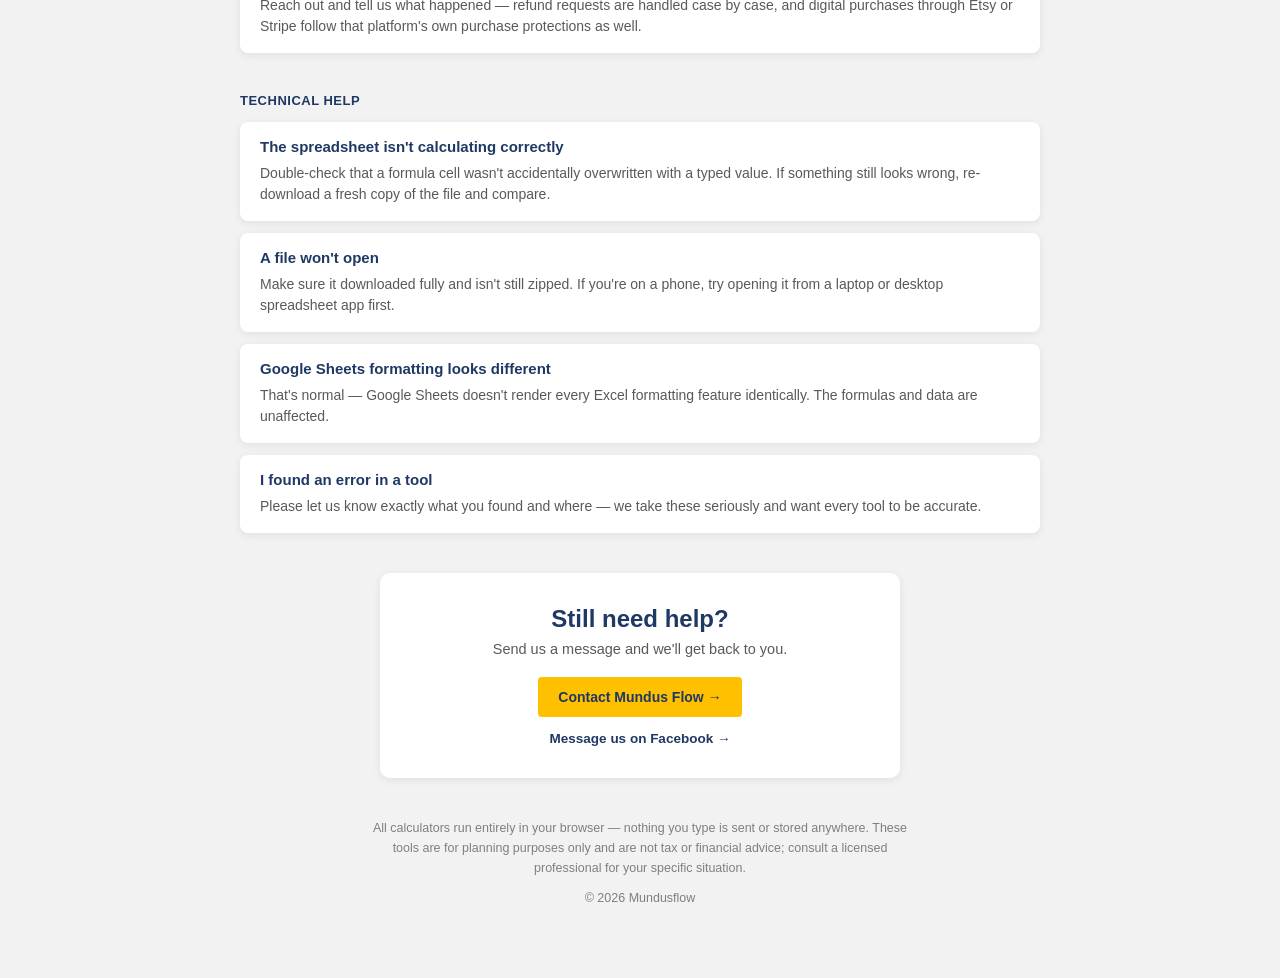
<file: help.html>
<!DOCTYPE html>
<html lang="en">
<head>
  <meta charset="UTF-8">
  <meta name="viewport" content="width=device-width, initial-scale=1.0">
  <title>Help Center &mdash; Mundus Flow</title>

  <meta property="og:title" content="Mundus Flow Help Center">
  <meta property="og:description" content="Answers about downloading your purchase, using Excel and Google Sheets templates, orders, and troubleshooting.">
  <meta property="og:type" content="website">
  <meta property="og:url" content="https://mundusflow.github.io/help.html">

  <link rel="stylesheet" href="style.css?v=12">
</head>
<body>

  <header class="topbar">
    <div class="topbar-inner">
      <a href="https://mundusflow.github.io/" class="topbar-logo">
        <img src="images/mundusflow-logo.png" alt="Mundusflow" class="topbar-logo-img">
        <span class="topbar-logo-text">Mundus Flow</span>
      </a>

      <nav class="topbar-nav">
        <div class="dropdown" id="productsDropdown">
          <button type="button" class="dropdown-toggle" id="productsToggle" aria-expanded="false" aria-haspopup="true">
            Products <span class="caret">&#9662;</span>
          </button>
          <div class="dropdown-menu" id="productsMenu">
            <a href="https://mundusflow.github.io/auto-shop-cfo/">&#128295; Auto Shop CFO</a>
            <a href="https://mundusflow.github.io/electrician-business-cfo/">&#9889; Electrician CFO</a>
            <a href="https://mundusflow.github.io/plumbing-business-cfo/">&#128703; Plumbing CFO</a>
            <a href="https://mundusflow.github.io/freelance-tax-runway-estimator/">&#128188; Freelance CFO</a>
            <a href="https://mundusflow.github.io/photographer-cfo/">&#128247; Photographer CFO</a>
            <a href="https://mundusflow.github.io/cleaning-business-toolkit/">&#129529; Cleaning Business Toolkit</a>
          </div>
        </div>
        <a href="free-tools.html" class="topbar-link">Free Tools</a>
        <a href="about.html" class="topbar-link">About</a>
        <a href="help.html" class="topbar-link">Help</a>
      </nav>

      <div class="topbar-right">
        <span class="topbar-badge"><span class="badge-check">&#10003;</span> One-time purchase &middot; No subscription</span>
        <span class="topbar-cart" aria-hidden="true">
          <svg width="20" height="20" viewBox="0 0 24 24" fill="none" stroke="currentColor" stroke-width="2" stroke-linecap="round" stroke-linejoin="round"><circle cx="9" cy="21" r="1"></circle><circle cx="20" cy="21" r="1"></circle><path d="M1 1h4l2.68 13.39a2 2 0 0 0 2 1.61h9.72a2 2 0 0 0 2-1.61L23 6H6"></path></svg>
        </span>
      </div>
    </div>
  </header>

  <header class="page-hero">
    <div class="page-hero-inner">
      <p class="hero-eyebrow">HELP CENTER</p>
      <h1>Need a Hand? Start Here.</h1>
    </div>
  </header>

  <div class="page">

    <div class="faq-section">
      <p class="faq-section-title">GETTING STARTED</p>

      <div class="faq-item">
        <h3>How do I download my purchase?</h3>
        <p>If you bought through Stripe, your download link is in the receipt email sent right after checkout. If you bought through Etsy, go to Etsy &rarr; Purchases and Reviews to download your file. Check your spam folder if you don't see it.</p>
      </div>

      <div class="faq-item">
        <h3>How do I open an Excel file?</h3>
        <p>Every file is a standard .xlsx spreadsheet. Open it with Microsoft Excel, or upload it to Google Drive and open it with Google Sheets &mdash; no special software required.</p>
      </div>

      <div class="faq-item">
        <h3>How do I use a Google Sheets template?</h3>
        <p>Upload the downloaded .xlsx file to Google Drive, then open it &mdash; Drive converts it to a Google Sheet automatically. From there it works like any other Google Sheet.</p>
      </div>

      <div class="faq-item">
        <h3>Where do I find the free tools?</h3>
        <p>Every free calculator is listed on our <a href="free-tools.html">Free Tools</a> page, and you'll also find the ones for your trade on each product's page.</p>
      </div>
    </div>

    <div class="faq-section">
      <p class="faq-section-title">USING OUR PRODUCTS</p>

      <div class="faq-item">
        <h3>How do I enter my information?</h3>
        <p>Look for the blue cells &mdash; those are the ones you're meant to fill in. Everything else calculates automatically, so you don't need to touch it.</p>
      </div>

      <div class="faq-item">
        <h3>What do the calculations mean?</h3>
        <p>Each workbook includes a "How to Use" tab that walks through what every number means and where it comes from.</p>
      </div>

      <div class="faq-item">
        <h3>Can I customize the spreadsheet?</h3>
        <p>Yes. These are standard, unlocked Excel/Google Sheets files &mdash; you're free to edit labels, colors, and formulas to fit how you work.</p>
      </div>

      <div class="faq-item">
        <h3>Can I use the files for my business?</h3>
        <p>Yes &mdash; once purchased, the file is yours to use for your own business for as long as you like.</p>
      </div>
    </div>

    <div class="faq-section">
      <p class="faq-section-title">ORDERS &amp; PURCHASES</p>

      <div class="faq-item">
        <h3>Where is my download?</h3>
        <p>Check the receipt/confirmation email from Stripe, or your Purchases and Reviews page on Etsy. If it's genuinely missing, contact us below and we'll help you get it.</p>
      </div>

      <div class="faq-item">
        <h3>I purchased the wrong product</h3>
        <p>Contact us with your order details and which product you meant to get &mdash; we'll help sort it out.</p>
      </div>

      <div class="faq-item">
        <h3>I didn't receive my file</h3>
        <p>This is almost always a spam-folder or delivery-platform issue. Contact us with your order number and we'll get the file to you directly.</p>
      </div>

      <div class="faq-item">
        <h3>Can I get a refund?</h3>
        <p>Reach out and tell us what happened &mdash; refund requests are handled case by case, and digital purchases through Etsy or Stripe follow that platform's own purchase protections as well.</p>
      </div>
    </div>

    <div class="faq-section">
      <p class="faq-section-title">TECHNICAL HELP</p>

      <div class="faq-item">
        <h3>The spreadsheet isn't calculating correctly</h3>
        <p>Double-check that a formula cell wasn't accidentally overwritten with a typed value. If something still looks wrong, re-download a fresh copy of the file and compare.</p>
      </div>

      <div class="faq-item">
        <h3>A file won't open</h3>
        <p>Make sure it downloaded fully and isn't still zipped. If you're on a phone, try opening it from a laptop or desktop spreadsheet app first.</p>
      </div>

      <div class="faq-item">
        <h3>Google Sheets formatting looks different</h3>
        <p>That's normal &mdash; Google Sheets doesn't render every Excel formatting feature identically. The formulas and data are unaffected.</p>
      </div>

      <div class="faq-item">
        <h3>I found an error in a tool</h3>
        <p>Please let us know exactly what you found and where &mdash; we take these seriously and want every tool to be accurate.</p>
      </div>
    </div>

    <div class="contact-cta">
      <h2>Still need help?</h2>
      <p>Send us a message and we'll get back to you.</p>
      <a href="https://www.etsy.com/shop/MundusFlow" class="cta-button" target="_blank" rel="noopener">Contact Mundus Flow &rarr;</a>
      <p class="contact-cta-alt"><a href="https://www.facebook.com/profile.php?id=61593682521428" target="_blank" rel="noopener">Message us on Facebook &rarr;</a></p>
    </div>

    <div class="footer">
      <p>All calculators run entirely in your browser &mdash; nothing you type is sent or stored anywhere. These tools are for planning purposes only and are not tax or financial advice; consult a licensed professional for your specific situation.</p>
      <p>&copy; <span id="year"></span> Mundusflow</p>
    </div>

  </div>

  <script>
    document.getElementById('year').textContent = new Date().getFullYear();

    (function () {
      var wrap = document.getElementById('productsDropdown');
      var toggle = document.getElementById('productsToggle');
      if (!wrap || !toggle) return;

      function closeMenu() {
        wrap.classList.remove('open');
        toggle.setAttribute('aria-expanded', 'false');
      }

      toggle.addEventListener('click', function (e) {
        e.stopPropagation();
        var isOpen = wrap.classList.toggle('open');
        toggle.setAttribute('aria-expanded', isOpen ? 'true' : 'false');
      });

      document.addEventListener('click', function (e) {
        if (!wrap.contains(e.target)) closeMenu();
      });

      document.addEventListener('keydown', function (e) {
        if (e.key === 'Escape') closeMenu();
      });
    })();
  </script>
</body>
</html>
</file>
<file: style.css>
* {
  box-sizing: border-box;
}

body {
  margin: 0;
  font-family: Arial, Helvetica, sans-serif;
  background-color: #F2F2F2;
  color: #1A1A1A;
  overflow-x: hidden;
}

.page {
  padding: 32px 20px 60px 20px;
}

.topbar {
  background-color: #14213D;
  padding: 14px 24px;
}

.topbar-inner {
  max-width: 1200px;
  margin: 0 auto;
  display: flex;
  align-items: center;
  justify-content: flex-start;
  gap: 36px;
  flex-wrap: wrap;
}

.topbar-logo {
  display: flex;
  align-items: center;
  gap: 10px;
  text-decoration: none;
}

.topbar-logo-img {
  height: 30px;
  width: 30px;
  display: block;
  border-radius: 6px;
}

.topbar-logo-text {
  color: #FFFFFF;
  font-weight: bold;
  font-size: 17px;
}

.topbar-nav {
  display: flex;
  align-items: center;
  gap: 24px;
}

.topbar-link {
  color: #C9D3E0;
  text-decoration: none;
  font-size: 14px;
  font-weight: bold;
}

.topbar-link:hover {
  color: #FFFFFF;
}

.dropdown {
  position: relative;
}

.dropdown-toggle {
  background: none;
  border: none;
  color: #C9D3E0;
  font-size: 14px;
  font-weight: bold;
  font-family: inherit;
  cursor: pointer;
  display: flex;
  align-items: center;
  gap: 4px;
  padding: 0;
}

.dropdown-toggle:hover {
  color: #FFFFFF;
}

.dropdown .caret {
  font-size: 11px;
  transition: transform 0.15s ease;
}

.dropdown.open .caret {
  transform: rotate(180deg);
}

.dropdown-menu {
  display: none;
  position: absolute;
  top: calc(100% + 14px);
  left: 0;
  background-color: #FFFFFF;
  border-radius: 8px;
  box-shadow: 0 8px 24px rgba(0, 0, 0, 0.18);
  padding: 8px;
  min-width: 220px;
  z-index: 20;
}

.dropdown.open .dropdown-menu {
  display: block;
}

.dropdown-menu a {
  display: block;
  padding: 9px 12px;
  color: #1F3864;
  font-size: 14px;
  font-weight: bold;
  text-decoration: none;
  border-radius: 6px;
  white-space: nowrap;
}

.dropdown-menu a:hover {
  background-color: #F2F5FB;
}

.topbar-right {
  display: flex;
  align-items: center;
  gap: 16px;
  margin-left: auto;
}

.topbar-badge {
  display: inline-flex;
  align-items: center;
  gap: 6px;
  background-color: rgba(255, 255, 255, 0.08);
  border: 1px solid rgba(255, 255, 255, 0.18);
  color: #D9E1F2;
  font-size: 12.5px;
  font-weight: bold;
  padding: 6px 12px;
  border-radius: 20px;
  white-space: nowrap;
}

.badge-check {
  color: #22C55E;
}

.topbar-cart {
  color: #C9D3E0;
  display: flex;
  align-items: center;
}

@media (max-width: 720px) {
  .topbar-badge {
    display: none;
  }
}

@media (max-width: 560px) {
  .topbar-link {
    display: none;
  }
}

.hero {
  background-color: #1F3864;
  padding: 48px 24px 68px 24px;
}

.hero-grid {
  max-width: 1200px;
  margin: 0 auto;
  display: grid;
  grid-template-columns: 1fr 1fr;
  align-items: center;
  gap: 48px;
}

.hero-eyebrow {
  margin: 0 0 12px 0;
  font-size: 12.5px;
  font-weight: bold;
  letter-spacing: 0.5px;
  color: #FFC000;
}

h1 {
  color: #FFFFFF;
  font-size: 32px;
  line-height: 1.25;
  margin: 0 0 14px 0;
}

.subtitle {
  color: #D9E1F2;
  font-size: 16px;
  line-height: 1.55;
  margin: 0 0 24px 0;
  max-width: 480px;
}

.hero-cta {
  font-size: 15px;
  padding: 14px 24px;
}

.hero-trust-row {
  display: flex;
  flex-wrap: wrap;
  gap: 8px 18px;
  margin: 16px 0 0 0;
}

.hero-trust-row span {
  color: #D9E1F2;
  font-size: 13px;
  font-weight: bold;
}

.hero-secondary-link {
  display: inline-block;
  margin-top: 18px;
  color: #D9E1F2;
  font-size: 14px;
  font-weight: bold;
  text-decoration: underline;
}

.hero-secondary-link:hover {
  color: #FFFFFF;
}

.hero-visual {
  display: flex;
  justify-content: center;
}

.hero-stack {
  position: relative;
  width: 100%;
  max-width: 440px;
  padding: 34px 10px 76px 20px;
}

.hero-stack-img {
  position: absolute;
  z-index: 1;
  pointer-events: none;
  user-select: none;
}

.hero-stack-img-1 {
  width: 110%;
  top: 150px;
  left: -30px;
  transform: rotate(-4deg);
}

.hero-stack-img-2 {
  top: 46px;
  left: auto;
  right: -34px;
  width: 88%;
  transform: rotate(6deg);
  z-index: 0;
}

.hero-stack .preview-card {
  position: relative;
  z-index: 2;
  margin-left: auto;
}

.preview-card {
  background-color: #FFFFFF;
  border-radius: 10px;
  box-shadow: 0 12px 32px rgba(0, 0, 0, 0.25);
  padding: 22px 24px;
  width: 100%;
  max-width: 360px;
}

.preview-card-title {
  margin: 0 0 14px 0;
  font-size: 14px;
  font-weight: bold;
  color: #1F3864;
  display: flex;
  align-items: center;
  justify-content: space-between;
}

.preview-card-tag {
  background-color: #F2F5FB;
  color: #7F7F7F;
  font-size: 11px;
  font-weight: bold;
  padding: 3px 8px;
  border-radius: 10px;
}

.preview-row {
  display: flex;
  justify-content: space-between;
  font-size: 14px;
  color: #333333;
  padding: 7px 0;
  border-bottom: 1px solid #EEF1F6;
}

.preview-row-total {
  font-weight: bold;
  color: #1F3864;
  border-bottom: 1px solid #D9E1F2;
}

.preview-row-highlight {
  font-weight: bold;
  color: #1F7A3C;
  border-bottom: none;
  padding-top: 10px;
  font-size: 15px;
}

.preview-stats {
  display: grid;
  grid-template-columns: 1fr 1fr;
  gap: 10px;
  margin-top: 14px;
}

.preview-stat {
  background-color: #F7F9FC;
  border-radius: 6px;
  padding: 10px 12px;
  text-align: center;
}

.preview-stat-label {
  margin: 0 0 4px 0;
  font-size: 11.5px;
  color: #7F7F7F;
  font-weight: bold;
}

.preview-stat-value {
  margin: 0;
  font-size: 16px;
  font-weight: bold;
  color: #1F3864;
}

.preview-card-note {
  margin: 14px 0 0 0;
  font-size: 11.5px;
  color: #7F7F7F;
  line-height: 1.4;
}

.section-eyebrow {
  margin: 0 0 8px 0;
  font-size: 12.5px;
  font-weight: bold;
  letter-spacing: 0.5px;
  color: #1F3864;
  text-align: center;
}

.section-heading {
  margin: 0 0 8px 0;
  font-size: 24px;
  color: #1F3864;
  text-align: center;
}

.section-subheading {
  margin: 0 auto;
  max-width: 520px;
  font-size: 14.5px;
  color: #595959;
  line-height: 1.5;
  text-align: center;
}

.industry-selector {
  max-width: 900px;
  margin: 0 auto 32px auto;
  text-align: center;
}

.industry-pills {
  display: flex;
  flex-wrap: wrap;
  justify-content: center;
  gap: 10px;
  margin-top: 20px;
}

.industry-pill {
  display: inline-flex;
  align-items: center;
  gap: 6px;
  background-color: #FFFFFF;
  border: 1px solid #D9E1F2;
  color: #1F3864;
  text-decoration: none;
  font-size: 14px;
  font-weight: bold;
  padding: 9px 18px;
  border-radius: 20px;
}

.industry-pill:hover {
  border-color: #1F3864;
}

.industry-pill-active {
  background-color: #1F3864;
  border-color: #1F3864;
  color: #FFFFFF;
}

.industry-pill-active:hover {
  background-color: #14213D;
}

@media (max-width: 860px) {
  .hero-grid {
    grid-template-columns: 1fr;
    gap: 32px;
  }

  .hero-copy {
    text-align: center;
  }

  .subtitle {
    max-width: none;
    margin-left: auto;
    margin-right: auto;
  }

  .hero-trust-row {
    justify-content: center;
  }
}

.niche-grid {
  max-width: 1390px;
  margin: 32px auto 0 auto;
  display: grid;
  grid-template-columns: repeat(6, 1fr);
  align-items: start;
  gap: 20px;
}

.niche-grid > .niche {
  grid-column: span 2;
}

.niche-grid > .niche:last-child:nth-child(3n+1) {
  grid-column: span 6;
}

.niche-grid > .niche:nth-last-child(2):nth-child(3n+1),
.niche-grid > .niche:nth-last-child(2):nth-child(3n+1) ~ .niche {
  grid-column: span 3;
}

@media (max-width: 700px) {
  .niche-grid {
    grid-template-columns: 1fr;
  }

  .niche-grid > .niche,
  .niche-grid > .niche:last-child:nth-child(3n+1),
  .niche-grid > .niche:nth-last-child(2):nth-child(3n+1),
  .niche-grid > .niche:nth-last-child(2):nth-child(3n+1) ~ .niche {
    grid-column: auto;
  }
}

.niche-banner {
  background-color: #1F3864;
  color: #FFFFFF;
  border-radius: 8px 8px 0 0;
  padding: 24px 24px 22px 24px;
}

.niche-eyebrow {
  margin: 0 0 6px 0;
  font-size: 13px;
  font-weight: bold;
  letter-spacing: 0.5px;
  color: #FFC000;
}

.niche-banner h2 {
  margin: 0 0 8px 0;
  font-size: 20px;
  color: #FFFFFF;
}

.niche-banner p {
  margin: 0 0 18px 0;
  color: #D9E1F2;
  font-size: 14px;
  line-height: 1.5;
}

.niche-meta {
  display: flex;
  flex-wrap: wrap;
  gap: 8px;
  margin-bottom: 16px;
}

.niche-badge {
  background-color: rgba(255, 255, 255, 0.1);
  border: 1px solid rgba(255, 255, 255, 0.25);
  color: #D9E1F2;
  font-size: 12px;
  font-weight: bold;
  padding: 5px 10px;
  border-radius: 14px;
  white-space: nowrap;
}

.cta-button {
  display: inline-block;
  background-color: #FFC000;
  color: #1F3864;
  font-weight: bold;
  font-size: 14px;
  text-decoration: none;
  padding: 12px 20px;
  border-radius: 4px;
  white-space: nowrap;
}

.cta-button:hover {
  background-color: #E6AC00;
}

.niche-cta {
  display: block;
  width: 100%;
  text-align: center;
  font-size: 15px;
  padding: 14px 20px;
  white-space: normal;
}

.calc-panel {
  background-color: #FFFFFF;
  border-radius: 0 0 8px 8px;
  box-shadow: 0 2px 8px rgba(0, 0, 0, 0.08);
  padding: 20px 24px 22px 24px;
}

.calc-grid {
  display: grid;
  grid-template-columns: 1fr 1fr;
  align-items: start;
  gap: 24px;
  margin: 0 0 16px 0;
}

.calc-check-item {
  display: flex;
  align-items: center;
  gap: 8px;
  color: #1F3864;
  font-weight: bold;
  font-size: 14px;
  text-decoration: none;
  padding: 4px 0;
}

.calc-check-item:hover {
  color: #14213D;
  text-decoration: underline;
}

.check-icon {
  display: inline-flex;
  align-items: center;
  justify-content: center;
  width: 18px;
  height: 18px;
  border-radius: 50%;
  background-color: #E9F5FF;
  color: #2F6FE4;
  font-size: 11px;
  font-weight: bold;
  flex-shrink: 0;
}

.niche-all-link {
  display: inline-block;
  color: #1F3864;
  font-size: 13.5px;
  font-weight: bold;
  text-decoration: none;
}

.niche-all-link:hover {
  text-decoration: underline;
}

.free-calculators {
  max-width: 900px;
  margin: 56px auto 0 auto;
  text-align: center;
}

.privacy-line {
  margin: 10px auto 0 auto;
  max-width: 480px;
  font-size: 13px;
  color: #595959;
}

.free-calc-grid {
  display: grid;
  grid-template-columns: repeat(3, 1fr);
  gap: 16px;
  margin: 28px 0 0 0;
  text-align: left;
}

.free-calc-item {
  display: block;
  background-color: #FFFFFF;
  border: 1px solid #D9E1F2;
  border-radius: 8px;
  padding: 16px 18px;
  text-decoration: none;
  box-shadow: 0 2px 8px rgba(0, 0, 0, 0.05);
}

.free-calc-item:hover {
  border-color: #1F3864;
}

.free-calc-name {
  margin: 0 0 6px 0;
  color: #1F3864;
  font-size: 14.5px;
  font-weight: bold;
}

.free-calc-desc {
  margin: 0;
  color: #595959;
  font-size: 13px;
  line-height: 1.5;
}

.free-calc-cta {
  margin-top: 28px;
}

.free-calc-cta p {
  margin: 0 0 10px 0;
  color: #1F3864;
  font-weight: bold;
  font-size: 15px;
}

.footer {
  margin-top: 40px;
  text-align: center;
}

.footer p {
  color: #7F7F7F;
  font-size: 12.5px;
  line-height: 1.6;
  max-width: 560px;
  margin: 0 auto 10px auto;
}

.footer a {
  color: #1F3864;
}

@media (max-width: 700px) {
  .free-calc-grid {
    grid-template-columns: 1fr 1fr;
  }
}

@media (max-width: 480px) {
  .calc-grid {
    grid-template-columns: 1fr;
  }

  .free-calc-grid {
    grid-template-columns: 1fr;
  }
}

/* ---------------------------------------------------------------------
   Sub-pages: About, Help, Free Tools
   --------------------------------------------------------------------- */

.page-hero {
  background-color: #1F3864;
  padding: 56px 24px;
  text-align: center;
}

.page-hero-inner {
  max-width: 680px;
  margin: 0 auto;
}

.page-hero .hero-eyebrow {
  text-align: center;
}

.page-hero h1 {
  margin-bottom: 6px;
}

.content-section {
  max-width: 800px;
  margin: 0 auto 48px auto;
}

.content-section p {
  color: #333333;
  font-size: 15px;
  line-height: 1.6;
  margin: 0 0 16px 0;
}

.feature-grid {
  display: grid;
  grid-template-columns: repeat(3, 1fr);
  gap: 20px;
  margin: 32px 0 48px 0;
  max-width: 960px;
  margin-left: auto;
  margin-right: auto;
}

.feature-card {
  background-color: #FFFFFF;
  border-radius: 8px;
  box-shadow: 0 2px 8px rgba(0, 0, 0, 0.08);
  padding: 24px 20px;
  text-align: center;
}

.feature-card h3 {
  color: #1F3864;
  font-size: 16px;
  margin: 0 0 8px 0;
}

.feature-card p {
  color: #595959;
  font-size: 14px;
  line-height: 1.5;
  margin: 0;
}

.make-grid {
  display: grid;
  grid-template-columns: 1fr 1fr;
  gap: 10px 24px;
  max-width: 640px;
  margin: 0 auto 48px auto;
}

.make-item {
  display: flex;
  align-items: center;
  gap: 8px;
  color: #1F3864;
  font-weight: bold;
  font-size: 14.5px;
}

.faq-section {
  max-width: 800px;
  margin: 0 auto 40px auto;
}

.faq-section-title {
  color: #1F3864;
  font-size: 13px;
  font-weight: bold;
  letter-spacing: 0.5px;
  margin: 0 0 14px 0;
}

.faq-item {
  background-color: #FFFFFF;
  border-radius: 8px;
  box-shadow: 0 2px 8px rgba(0, 0, 0, 0.08);
  padding: 16px 20px;
  margin-bottom: 12px;
}

.faq-item h3 {
  margin: 0 0 8px 0;
  font-size: 15px;
  color: #1F3864;
}

.faq-item p {
  margin: 0;
  color: #595959;
  font-size: 14px;
  line-height: 1.5;
}

.contact-cta {
  max-width: 520px;
  margin: 0 auto 40px auto;
  text-align: center;
  background-color: #FFFFFF;
  border-radius: 10px;
  box-shadow: 0 2px 8px rgba(0, 0, 0, 0.08);
  padding: 32px 24px;
}

.contact-cta h2 {
  color: #1F3864;
  margin: 0 0 8px 0;
}

.contact-cta p {
  color: #595959;
  font-size: 14.5px;
  margin: 0 0 20px 0;
}

.contact-cta p.contact-cta-alt {
  margin: 14px 0 0 0;
  font-size: 13.5px;
}

.contact-cta-alt a {
  color: #1F3864;
  font-weight: bold;
  text-decoration: none;
}

.contact-cta-alt a:hover {
  text-decoration: underline;
}

.tool-group {
  max-width: 960px;
  margin: 0 auto 44px auto;
}

.tool-group-title {
  color: #1F3864;
  font-size: 16px;
  font-weight: bold;
  margin: 0 0 16px 0;
  padding-bottom: 10px;
  border-bottom: 1px solid #D9E1F2;
}

.tool-card-grid {
  display: grid;
  grid-template-columns: repeat(3, 1fr);
  gap: 16px;
}

.tool-card {
  background-color: #FFFFFF;
  border-radius: 8px;
  box-shadow: 0 2px 8px rgba(0, 0, 0, 0.08);
  padding: 18px 20px;
  display: flex;
  flex-direction: column;
}

.tool-card-name {
  color: #1F3864;
  font-weight: bold;
  font-size: 15px;
  margin: 0 0 8px 0;
}

.tool-card-desc {
  color: #595959;
  font-size: 13.5px;
  line-height: 1.5;
  margin: 0 0 14px 0;
  flex-grow: 1;
}

.tool-card-link {
  color: #1F3864;
  font-weight: bold;
  font-size: 13.5px;
  text-decoration: none;
}

.tool-card-link:hover {
  text-decoration: underline;
}

@media (max-width: 860px) {
  .feature-grid {
    grid-template-columns: 1fr;
  }

  .tool-card-grid {
    grid-template-columns: 1fr 1fr;
  }
}

@media (max-width: 480px) {
  .make-grid {
    grid-template-columns: 1fr;
  }

  .tool-card-grid {
    grid-template-columns: 1fr;
  }
}
</file>
